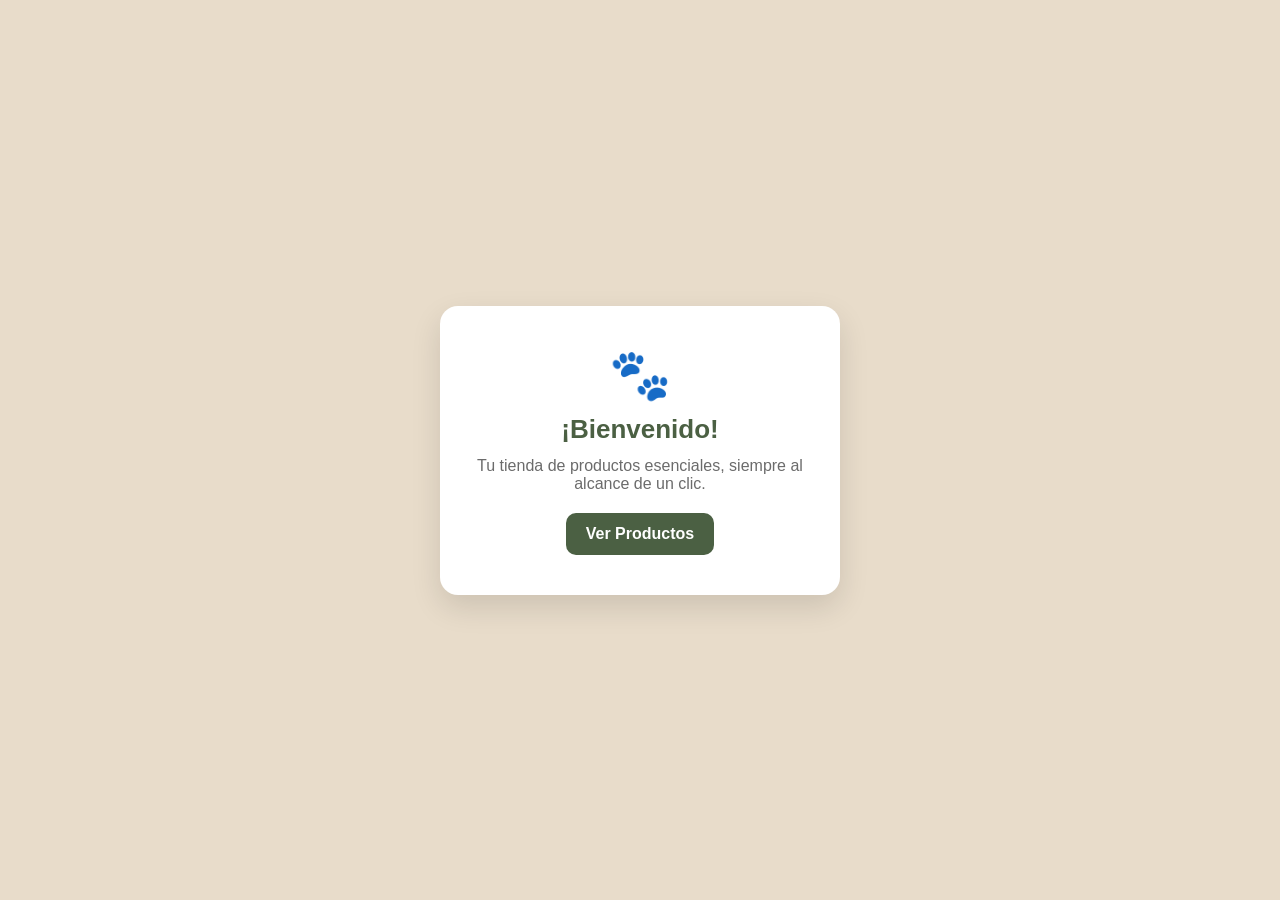
<file: index.html>
<!DOCTYPE html>
<html lang="es">
<head>
  <meta charset="UTF-8">
  <meta name="viewport" content="width=device-width, initial-scale=1.0">
  <title>Bienvenido - Básicos Express</title>
  <link rel="stylesheet" href="css/index.css">
</head>
<body>

  <div class="card-welcome">
    <div class="brand">🐾</div>
    <h1 id="bienvenida">¡Bienvenido!</h1>
    <p>Tu tienda de productos esenciales, siempre al alcance de un clic.</p>
    <a href="productos.html" class="btn">Ver Productos</a>

  </div>

  <script src="jss/index.js"></script>
</body>
</html>
</file>
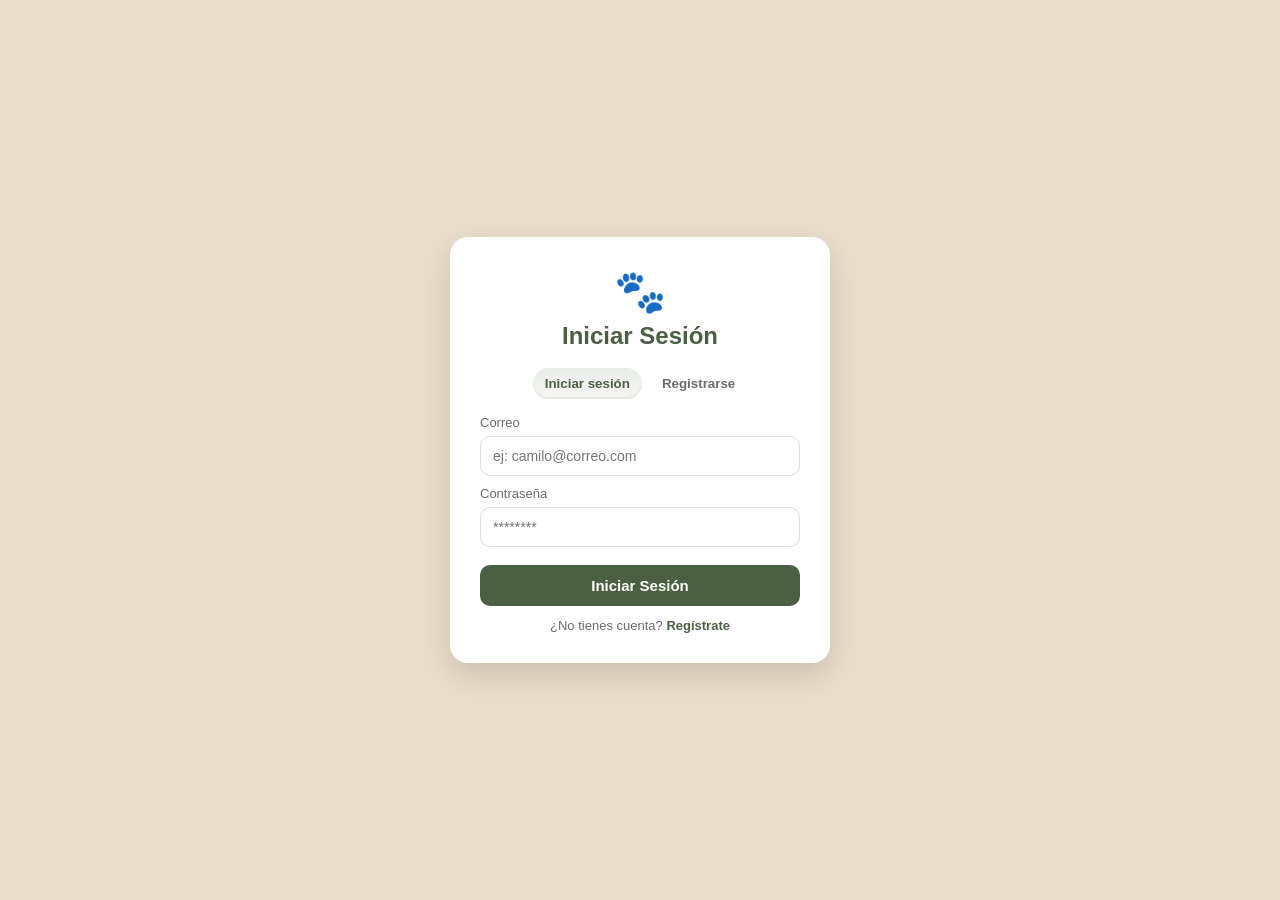
<file: login.html>
<!DOCTYPE html>
<html lang="es">
<head>
  <meta charset="UTF-8">
  <meta name="viewport" content="width=device-width, initial-scale=1.0">
  <title>Login / Registro - Básicos Express</title>
  <link rel="stylesheet" href="css/login.css">
</head>
<body>

  <div class="card" role="main" aria-labelledby="title">
    <div class="brand" aria-hidden="true">🐾</div>
    <h2 id="title">Iniciar Sesión</h2>

    <div class="toggle" role="tablist" aria-label="Seleccionar formulario">
      <button id="btn-login" class="active" type="button" role="tab" aria-selected="true">Iniciar sesión</button>
      <button id="btn-register" type="button" role="tab" aria-selected="false">Registrarse</button>
    </div>

    <!-- LOGIN -->
    <form id="form-login" class="form-visible" autocomplete="on" novalidate>
      <div class="field">
        <label for="login-user">Correo</label>
        <input id="login-user" name="login-user" type="email" placeholder="ej: camilo@correo.com" required>
      </div>

      <div class="field">
        <label for="login-pass">Contraseña</label>
        <input id="login-pass" name="login-pass" type="password" placeholder="********" required>
      </div>

      <button class="btn btn-primary" type="submit">Iniciar Sesión</button>

      <div class="small">
        ¿No tienes cuenta? <a href="#" id="to-register" class="link">Regístrate</a>
      </div>
      <div id="login-msg" class="msg"></div>
    </form>

    <!-- REGISTER -->
    <form id="form-register" class="form-hidden" autocomplete="on" novalidate>
      <div class="field">
        <label for="reg-nombres">Nombres</label>
        <input id="reg-nombres" name="reg-nombres" type="text" placeholder="Juan Carlos" required>
      </div>

      <div class="field">
        <label for="reg-apellidos">Apellidos</label>
        <input id="reg-apellidos" name="reg-apellidos" type="text" placeholder="Pérez Gómez" required>
      </div>

      <div class="field">
        <label for="reg-email">Correo</label>
        <input id="reg-email" name="reg-email" type="email" placeholder="tucorreo@ej.com" required>
      </div>

      <div class="field">
        <label for="reg-pass">Contraseña</label>
        <input id="reg-pass" name="reg-pass" type="password" placeholder="Mínimo 6 caracteres" minlength="6" required>
      </div>

      <button class="btn btn-primary" type="submit">Crear cuenta</button>

      <div class="small">
        Ya tienes cuenta? <a href="#" id="to-login" class="link">Inicia sesión</a>
      </div>
      <div id="reg-msg" class="msg"></div>
    </form>

  </div>

  <script src="jss/login.js"></script>
</body>
</html>
</file>
<file: css/index.css>
:root{
  --olive: #4B6043;
  --olive-dark: #32422E;
  --beige: #E8DCCA;
  --white: #FFFFFF;
  --muted: #6B6B6B;
}

*{box-sizing:border-box; margin:0; padding:0;}
body{
  font-family:"Segoe UI", Roboto, Arial, sans-serif;
  background: var(--beige);
  min-height:100vh;
  display:flex;
  align-items:center;
  justify-content:center;
  padding:20px;
}

.card-welcome{
  background: var(--white);
  border-radius: 18px;
  padding: 40px 30px;
  text-align: center;
  width: 400px;
  box-shadow: 0 12px 30px rgba(0,0,0,0.12);
  animation: fadeIn 0.6s ease;
}

.brand{ font-size:50px; color: var(--olive); margin-bottom:10px; }
h1{ font-size:26px; color: var(--olive); margin-bottom:12px; }
p{ font-size:16px; color: var(--muted); margin-bottom:20px; }

.btn{
  padding:12px 20px;
  border-radius:10px;
  border:none;
  font-weight:700;
  cursor:pointer;
  font-size:16px;
  background: var(--olive);
  color: var(--white);
  transition: all .2s ease;
}

@media(max-width:420px){
  .card-welcome{ width:90%; padding:30px; }
}

@keyframes fadeIn{
  from{opacity:0; transform:translateY(12px);}
  to{opacity:1; transform:translateY(0);}
}
.btn, a.btn {
  display: inline-block;
  text-decoration: none; /* Quita subrayado del enlace */
  text-align: center;
}

a.btn:hover {
  background: var(--olive-dark);
  transform: translateY(-2px);
}
</file>
<file: css/login.css>
:root{
  --olive: #4B6043;
  --olive-dark: #32422E;
  --beige: #E8DCCA;
  --white: #FFFFFF;
  --muted: #6B6B6B;
}

*{box-sizing: border-box; margin:0; padding:0}
body{
  font-family: "Segoe UI", Roboto, Arial, sans-serif;
  background: var(--beige);
  min-height:100vh;
  display:flex;
  align-items:center;
  justify-content:center;
  padding:20px;
}

.card{
  width: 380px;
  background: var(--white);
  border-radius: 18px;
  padding: 30px;
  box-shadow: 0 12px 30px rgba(0,0,0,0.12);
  text-align: center;
  animation: fadeIn .45s ease;
}

.brand{ font-size:42px; color:var(--olive); margin-bottom:6px; }
h2{ color:var(--olive); margin:0 0 18px 0; font-weight:600; }

.toggle{ display:flex; gap:8px; justify-content:center; margin-bottom:16px; }
.toggle button{
  background:transparent; border:none; padding:8px 12px; border-radius:999px;
  cursor:pointer; color:var(--muted); font-weight:600; transition: all .18s;
}
.toggle button.active{
  background: linear-gradient(180deg, rgba(75,96,67,0.12), rgba(75,96,67,0.06));
  color:var(--olive);
  box-shadow: inset 0 -2px 0 rgba(50,66,46,0.08);
}

form{ text-align:left; }
.field{ margin-bottom:10px; }
label{ display:block; font-size:13px; color:var(--muted); margin-bottom:6px; }
input, select {
  width:100%; padding:11px 12px; border-radius:10px;
  border:1.2px solid rgba(75,96,67,0.18); font-size:14px; outline:none; background:#fff;
}
input:focus{ border-color:var(--olive-dark); box-shadow:0 6px 18px rgba(50,66,46,0.06); }

.btn{ width:100%; padding:12px; border-radius:10px; border:none; font-weight:700; cursor:pointer; font-size:15px; margin-top:8px; }
.btn-primary{ background:var(--olive); color:var(--white); }
.btn-primary:hover{ background:var(--olive-dark); transform:translateY(-2px); }

.small{ font-size:13px; color:var(--muted); text-align:center; margin-top:12px; }
.link{ color:var(--olive); text-decoration:none; font-weight:600; }

.form-hidden{ display:none; opacity:0; transform: translateY(6px); transition: all .25s ease; }
.form-visible{ display:block; opacity:1; transform: translateY(0); transition: all .25s ease; }

@media(max-width:420px){ .card{ width:92%; padding:22px } }

@keyframes fadeIn { from{opacity:0; transform:translateY(12px)} to{opacity:1; transform:none} }

.msg { margin-top:10px; font-size:13px; color: #b33; display:none; text-align:center; }
.msg.ok { color: #2a8; display:none; }
</file>
